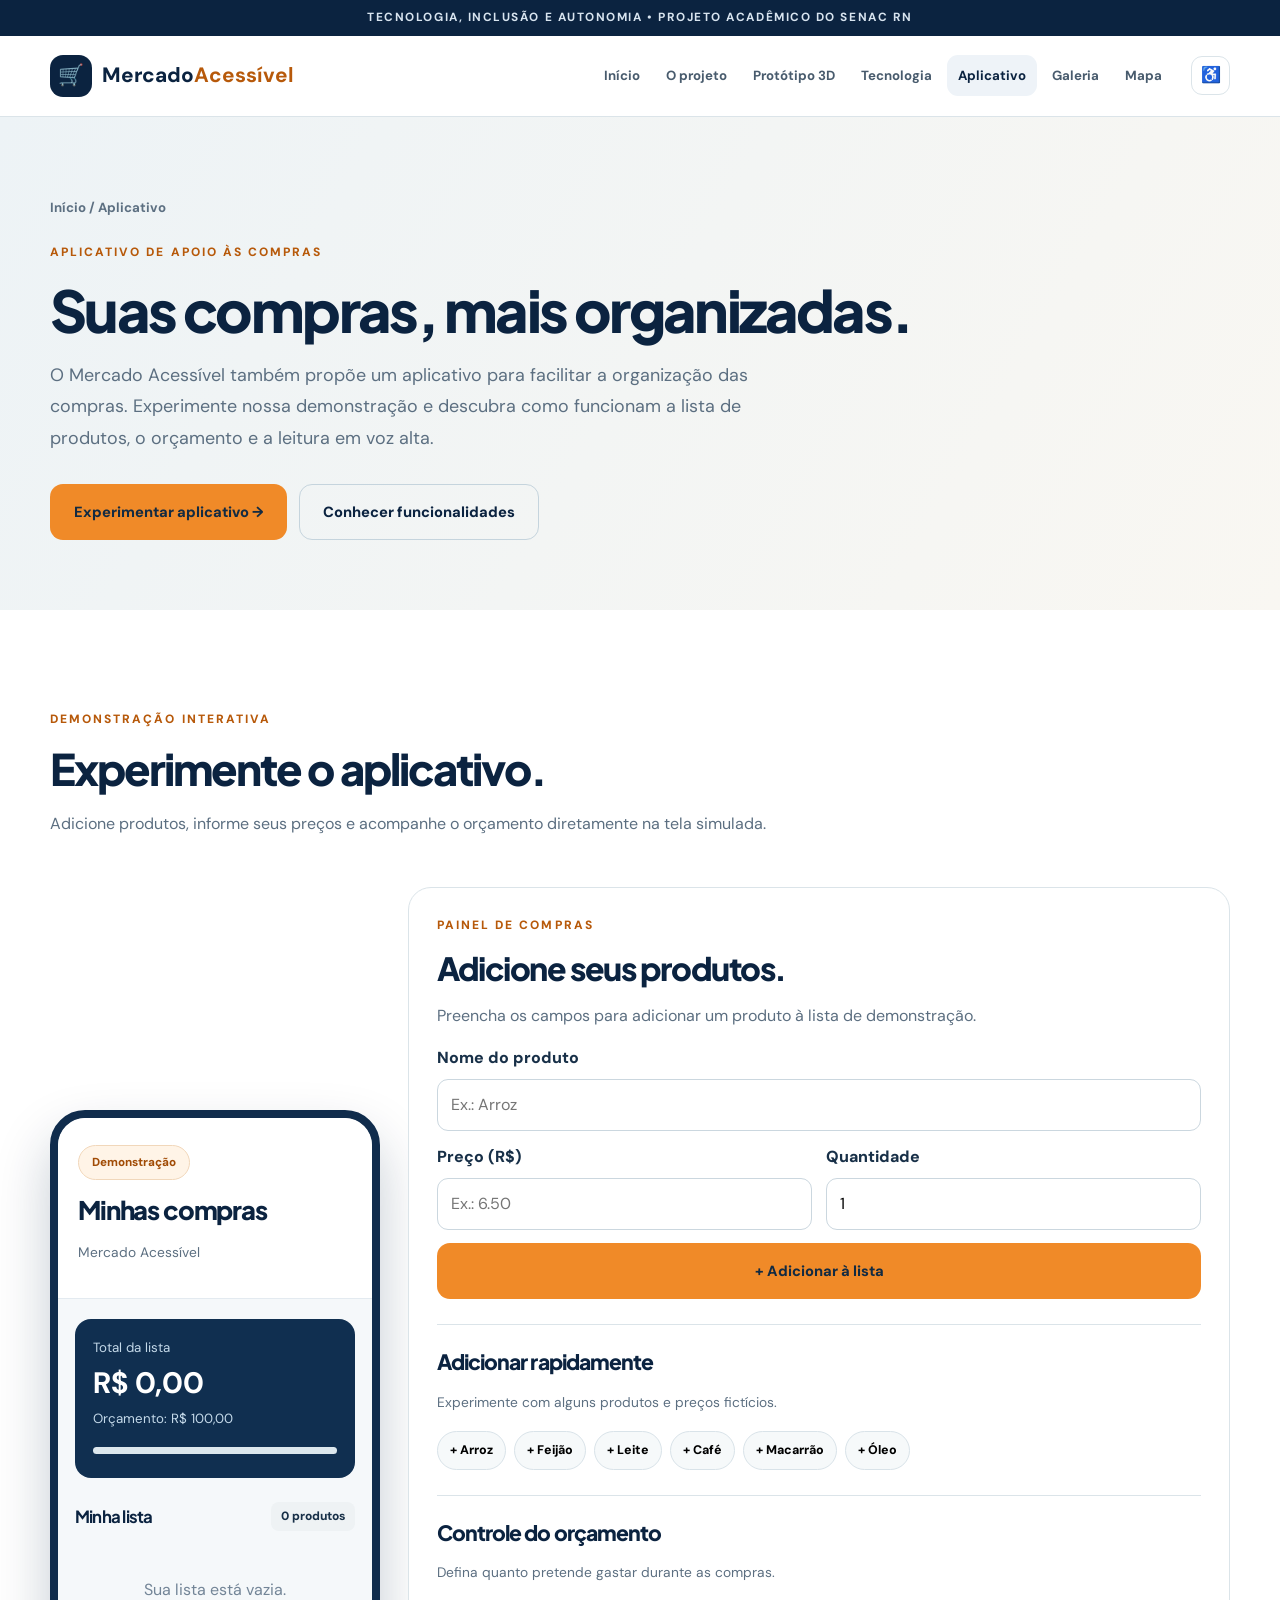
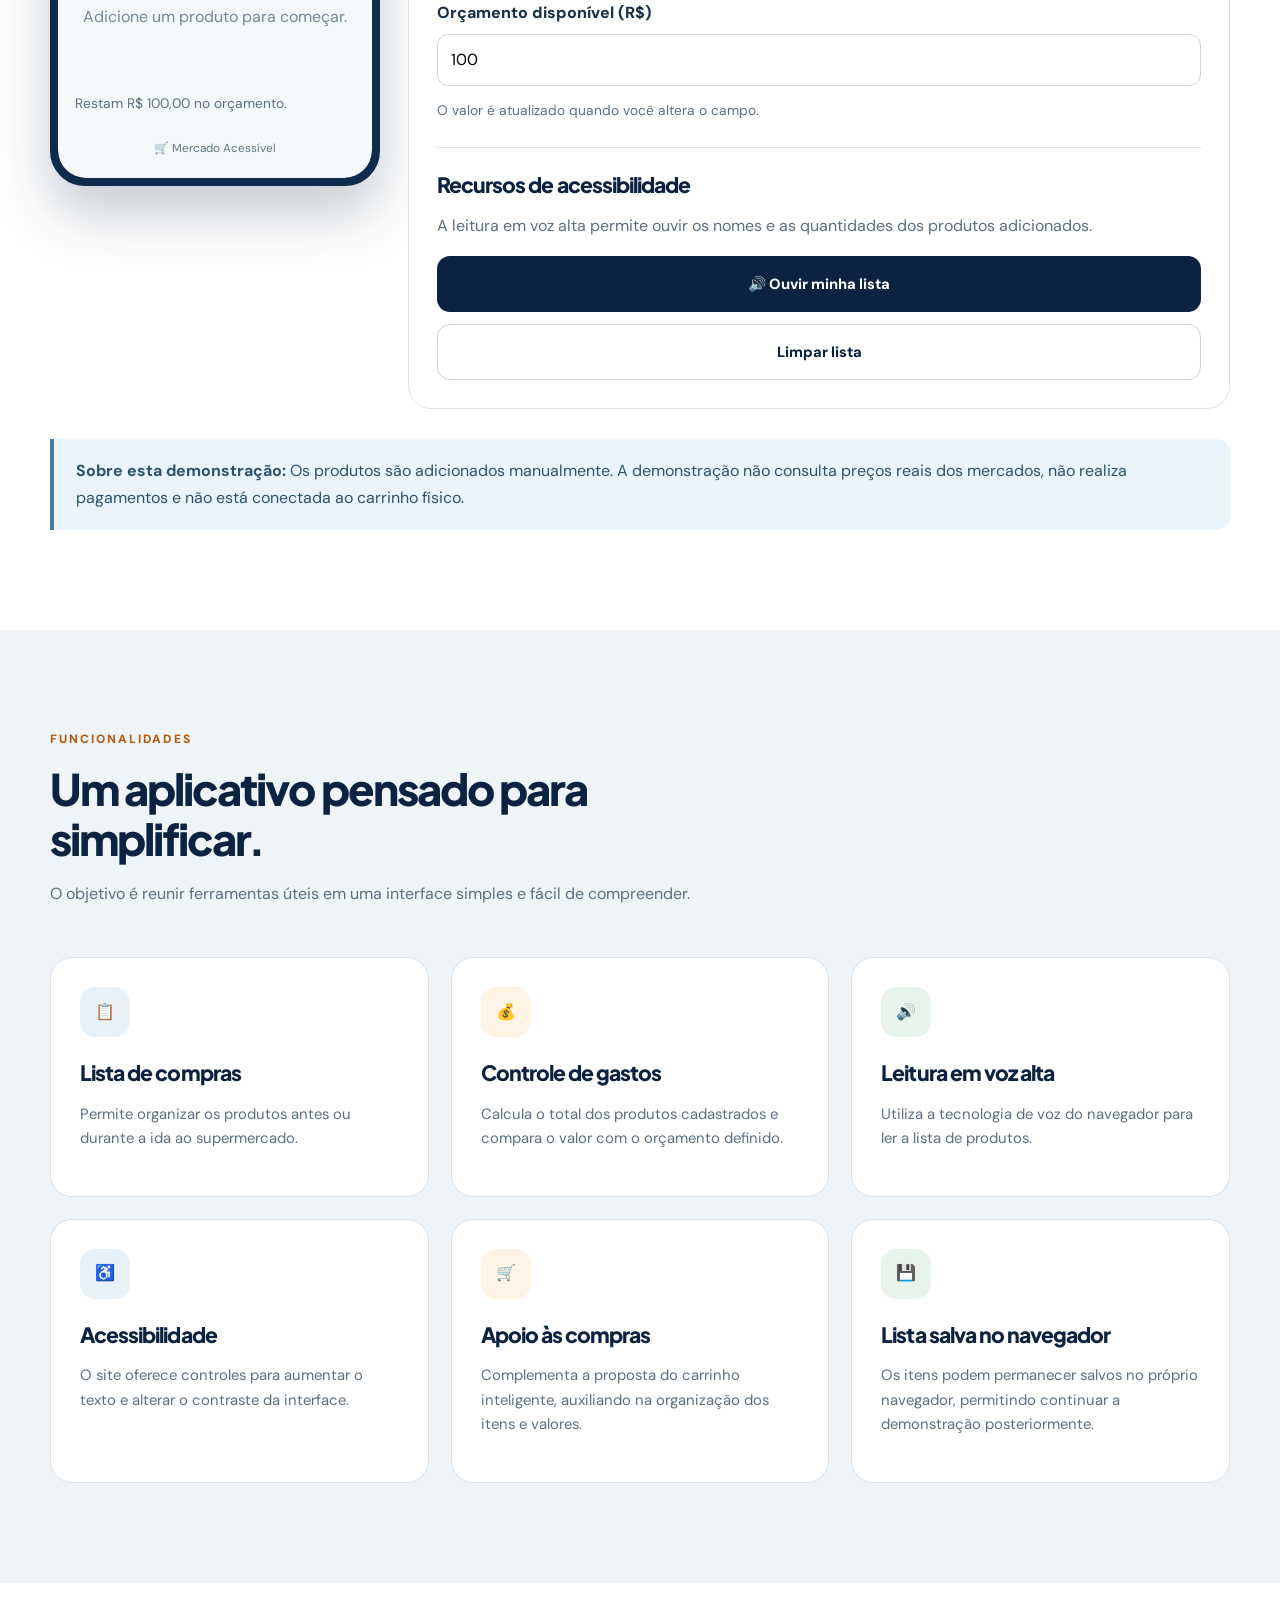
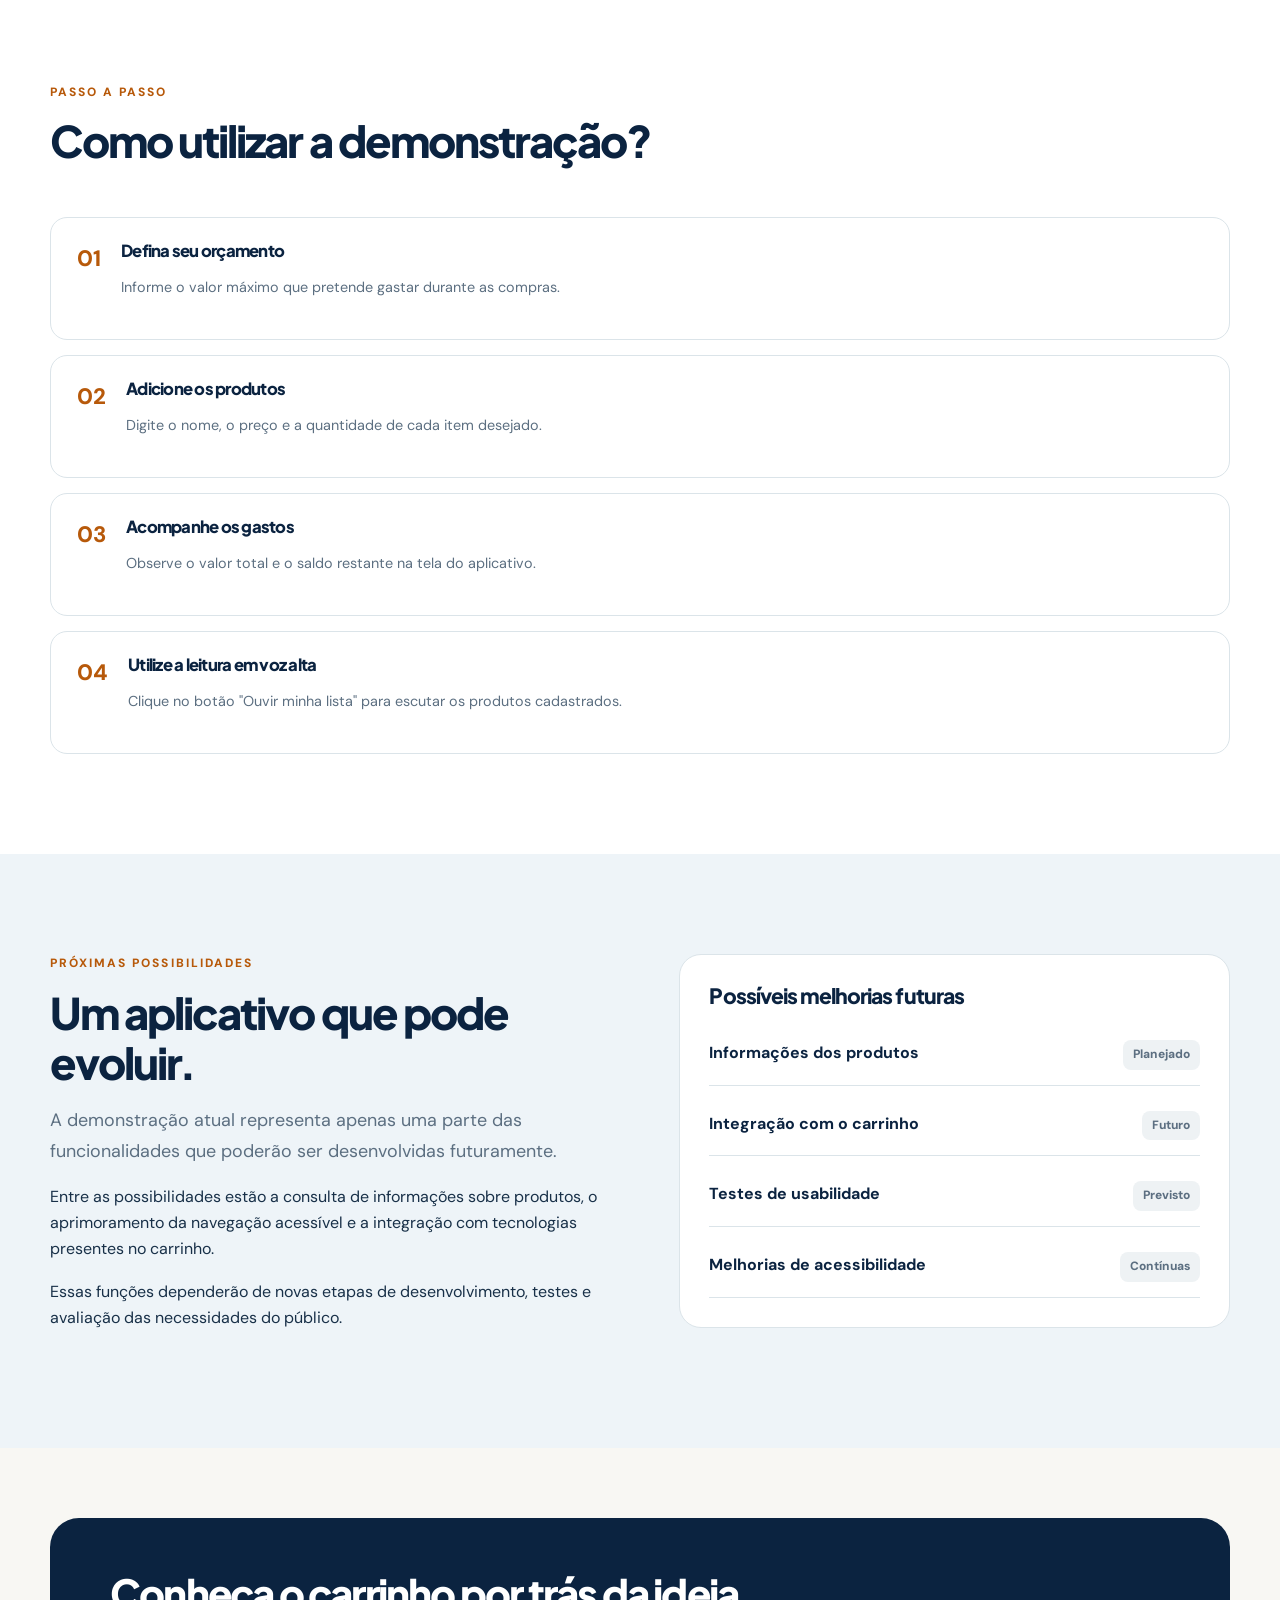
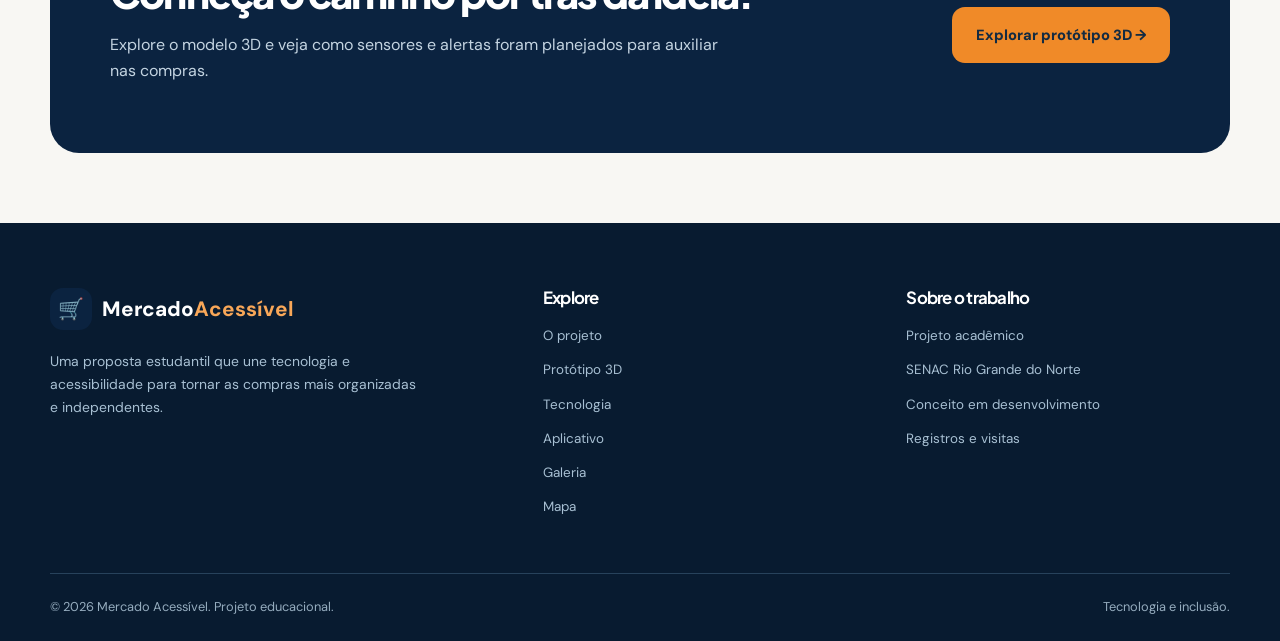
<file: aplicativo.html>
<!DOCTYPE html>
<html lang="pt-BR">

<head>
    <meta charset="UTF-8">
    <meta name="viewport" content="width=device-width, initial-scale=1.0">
    <meta name="theme-color" content="#0b2340">

    <meta name="description"
          content="Experimente o aplicativo Mercado Acessível: lista de compras, controle de gastos e leitura em voz alta.">

    <title>Aplicativo | Mercado Acessível</title>

    <link rel="icon" href="assets/favicon.svg">

    <link rel="preconnect"
          href="https://fonts.googleapis.com">

    <link rel="preconnect"
          href="https://fonts.gstatic.com"
          crossorigin>

    <link href="https://fonts.googleapis.com/css2?family=DM+Sans:wght@400;500;600;700;800&family=Plus+Jakarta+Sans:wght@500;600;700;800&display=swap"
          rel="stylesheet">

    <link rel="stylesheet" href="style.css">

    <script src="script.js" defer></script>
</head>

<body>

<a href="#conteudo" class="skip-link">
    Pular para o conteúdo
</a>

<div class="topline">
    Tecnologia, inclusão e autonomia • Projeto acadêmico do SENAC RN
</div>

<!-- MENU PRINCIPAL -->

<header class="site-header">

    <div class="container header-inner">

        <a href="index.html"
           class="brand"
           aria-label="Mercado Acessível - página inicial">

            <span class="brand-mark">🛒</span>

            <span>
                Mercado<strong>Acessível</strong>
            </span>

        </a>

        <nav class="site-nav"
             id="site-nav"
             aria-label="Navegação principal">

            <a href="index.html">Início</a>
            <a href="projeto.html">O projeto</a>
            <a href="prototipo.html">Protótipo 3D</a>
            <a href="funcionamento.html">Tecnologia</a>

            <a href="aplicativo.html"
               aria-current="page">
                Aplicativo
            </a>

            <a href="galeria.html">Galeria</a>
            <a href="mapa.html">Mapa</a>

        </nav>

        <div class="header-controls">

            <div class="a11y-menu">

                <button type="button"
                        id="a11y-toggle"
                        class="icon-btn"
                        aria-label="Opções de acessibilidade"
                        aria-controls="a11y-panel"
                        aria-expanded="false">
                    ♿
                </button>

                <div id="a11y-panel" class="a11y-panel">

                    <p>
                        <strong>Acessibilidade do site</strong>
                    </p>

                    <div class="a11y-buttons">

                        <button type="button"
                                data-font="plus">
                            A+
                        </button>

                        <button type="button"
                                data-font="minus">
                            A−
                        </button>

                        <button type="button"
                                id="contrast-toggle">
                            Contraste
                        </button>

                        <button type="button"
                                id="read-page">
                            Ler página
                        </button>

                    </div>

                </div>

            </div>

            <button type="button"
                    id="nav-toggle"
                    class="icon-btn menu-toggle"
                    aria-label="Abrir menu"
                    aria-controls="site-nav"
                    aria-expanded="false">
                ☰
            </button>

        </div>

    </div>

</header>

<main id="conteudo" tabindex="-1">

    <!-- APRESENTAÇÃO -->

    <section class="page-hero">

        <div class="container">

            <div class="breadcrumbs">
                <a href="index.html">Início</a>
                / Aplicativo
            </div>

            <span class="kicker">
                Aplicativo de apoio às compras
            </span>

            <h1>
                Suas compras, mais organizadas.
            </h1>

            <p class="lead">

                O Mercado Acessível também propõe
                um aplicativo para facilitar a
                organização das compras.

                Experimente nossa demonstração
                e descubra como funcionam a lista
                de produtos, o orçamento e
                a leitura em voz alta.

            </p>

            <div class="btn-row">

                <a href="#demonstracao"
                   class="btn">

                    Experimentar aplicativo →

                </a>

                <a href="#recursos"
                   class="btn outline">

                    Conhecer funcionalidades

                </a>

            </div>

        </div>

    </section>

    <!-- DEMONSTRAÇÃO INTERATIVA -->

    <section class="section white"
             id="demonstracao">

        <div class="container">

            <div class="section-head">

                <div>

                    <span class="kicker">
                        Demonstração interativa
                    </span>

                    <h2>
                        Experimente o aplicativo.
                    </h2>

                    <p>

                        Adicione produtos, informe seus
                        preços e acompanhe o orçamento
                        diretamente na tela simulada.

                    </p>

                </div>

            </div>

            <div class="app-layout">

                <!-- SIMULAÇÃO DO CELULAR -->

                <div class="phone reveal">

                    <div class="phone-screen">

                        <div class="phone-top">

                            <span class="pill">
                                Demonstração
                            </span>

                            <h3 style="margin-top:15px">
                                Minhas compras
                            </h3>

                            <p class="small muted">
                                Mercado Acessível
                            </p>

                        </div>

                        <div class="phone-content">

                            <!-- ORÇAMENTO -->

                            <div class="phone-spend">

                                <small>
                                    Total da lista
                                </small>

                                <strong id="total-spent">
                                    R$ 0,00
                                </strong>

                                <small id="budget-text">
                                    Orçamento: R$ 100,00
                                </small>

                                <div class="progress-track">

                                    <div class="progress-fill"
                                         id="budget-progress">
                                    </div>

                                </div>

                            </div>

                            <!-- LISTA -->

                            <div style="
                                display:flex;
                                align-items:center;
                                justify-content:space-between;
                                margin-top:24px;
                                gap:12px;
                            ">

                                <h4 style="margin:0">
                                    Minha lista
                                </h4>

                                <span class="tag"
                                      id="item-count">
                                    0 produtos
                                </span>

                            </div>

                            <div class="phone-items"
                                 id="phone-items">

                                <p class="phone-empty">
                                    Sua lista está vazia.
                                    Adicione um produto
                                    para começar.
                                </p>

                            </div>

                            <p class="small muted"
                               id="budget-status"
                               aria-live="polite">

                                Restam R$ 100,00
                                no orçamento.

                            </p>

                            <div class="phone-mini-logo">
                                🛒 Mercado Acessível
                            </div>

                        </div>

                    </div>

                </div>

                <!-- CONTROLES DO APLICATIVO -->

                <div class="app-controls reveal">

                    <span class="kicker">
                        Painel de compras
                    </span>

                    <h2 style="font-size:2rem">
                        Adicione seus produtos.
                    </h2>

                    <p class="muted">

                        Preencha os campos para
                        adicionar um produto à lista
                        de demonstração.

                    </p>

                    <form id="shopping-form">

                        <div class="field">

                            <label for="product-name">
                                Nome do produto
                            </label>

                            <input
                                type="text"
                                id="product-name"
                                placeholder="Ex.: Arroz"
                                maxlength="60"
                                autocomplete="off"
                                required>

                        </div>

                        <div class="form-grid">

                            <div class="field">

                                <label for="product-price">
                                    Preço (R$)
                                </label>

                                <input
                                    type="number"
                                    id="product-price"
                                    placeholder="Ex.: 6.50"
                                    min="0"
                                    max="999999"
                                    step="0.01"
                                    inputmode="decimal"
                                    required>

                            </div>

                            <div class="field">

                                <label for="product-qty">
                                    Quantidade
                                </label>

                                <input
                                    type="number"
                                    id="product-qty"
                                    value="1"
                                    min="1"
                                    max="99"
                                    step="1"
                                    required>

                            </div>

                        </div>

                        <button type="submit"
                                class="btn">

                            + Adicionar à lista

                        </button>

                    </form>

                    <p id="app-status"
                       class="small muted"
                       role="status"
                       aria-live="polite"
                       style="margin-top:12px">
                    </p>

                    <hr style="
                        border:0;
                        border-top:1px solid #dbe4e9;
                        margin:25px 0;
                    ">

                    <!-- PRODUTOS RÁPIDOS -->

                    <h3>
                        Adicionar rapidamente
                    </h3>

                    <p class="small muted">

                        Experimente com alguns
                        produtos e preços fictícios.

                    </p>

                    <div class="quick-items">

                        <button type="button"
                                data-sample="Arroz|6.50">
                            + Arroz
                        </button>

                        <button type="button"
                                data-sample="Feijão|8.90">
                            + Feijão
                        </button>

                        <button type="button"
                                data-sample="Leite|5.49">
                            + Leite
                        </button>

                        <button type="button"
                                data-sample="Café|18.90">
                            + Café
                        </button>

                        <button type="button"
                                data-sample="Macarrão|4.50">
                            + Macarrão
                        </button>

                        <button type="button"
                                data-sample="Óleo|7.80">
                            + Óleo
                        </button>

                    </div>

                    <hr style="
                        border:0;
                        border-top:1px solid #dbe4e9;
                        margin:25px 0;
                    ">

                    <!-- ORÇAMENTO -->

                    <h3>
                        Controle do orçamento
                    </h3>

                    <p class="small muted">

                        Defina quanto pretende
                        gastar durante as compras.

                    </p>

                    <div class="field">

                        <label for="budget">
                            Orçamento disponível (R$)
                        </label>

                        <input
                            type="number"
                            id="budget"
                            value="100"
                            min="0.01"
                            max="999999.99"
                            step="0.01">

                    </div>

                    <p class="small muted">
                        O valor é atualizado quando
                        você altera o campo.
                    </p>

                    <hr style="
                        border:0;
                        border-top:1px solid #dbe4e9;
                        margin:25px 0;
                    ">

                    <!-- LEITURA DE VOZ -->

                    <h3>
                        Recursos de acessibilidade
                    </h3>

                    <p class="muted">

                        A leitura em voz alta permite
                        ouvir os nomes e as quantidades
                        dos produtos adicionados.

                    </p>

                    <button type="button"
                            class="btn navy"
                            id="speak-list">

                        🔊 Ouvir minha lista

                    </button>

                    <button type="button"
                            class="btn outline"
                            id="clear-list"
                            style="margin-top:12px">

                        Limpar lista

                    </button>

                </div>

            </div>

            <div class="note blue"
                 style="margin-top:30px">

                <strong>
                    Sobre esta demonstração:
                </strong>

                Os produtos são adicionados
                manualmente. A demonstração não
                consulta preços reais dos mercados,
                não realiza pagamentos e não está
                conectada ao carrinho físico.

            </div>

        </div>

    </section>

    <!-- FUNCIONALIDADES -->

    <section class="section wash"
             id="recursos">

        <div class="container">

            <div class="section-head">

                <div>

                    <span class="kicker">
                        Funcionalidades
                    </span>

                    <h2>
                        Um aplicativo pensado
                        para simplificar.
                    </h2>

                    <p>

                        O objetivo é reunir
                        ferramentas úteis em
                        uma interface simples
                        e fácil de compreender.

                    </p>

                </div>

            </div>

            <div class="grid-3">

                <article class="feature-card reveal">

                    <div class="feature-icon blue">
                        📋
                    </div>

                    <h3>
                        Lista de compras
                    </h3>

                    <p>

                        Permite organizar os
                        produtos antes ou durante
                        a ida ao supermercado.

                    </p>

                </article>

                <article class="feature-card reveal">

                    <div class="feature-icon">
                        💰
                    </div>

                    <h3>
                        Controle de gastos
                    </h3>

                    <p>

                        Calcula o total dos
                        produtos cadastrados
                        e compara o valor
                        com o orçamento definido.

                    </p>

                </article>

                <article class="feature-card reveal">

                    <div class="feature-icon green">
                        🔊
                    </div>

                    <h3>
                        Leitura em voz alta
                    </h3>

                    <p>

                        Utiliza a tecnologia
                        de voz do navegador
                        para ler a lista
                        de produtos.

                    </p>

                </article>

                <article class="feature-card reveal">

                    <div class="feature-icon blue">
                        ♿
                    </div>

                    <h3>
                        Acessibilidade
                    </h3>

                    <p>

                        O site oferece controles
                        para aumentar o texto
                        e alterar o contraste
                        da interface.

                    </p>

                </article>

                <article class="feature-card reveal">

                    <div class="feature-icon">
                        🛒
                    </div>

                    <h3>
                        Apoio às compras
                    </h3>

                    <p>

                        Complementa a proposta
                        do carrinho inteligente,
                        auxiliando na organização
                        dos itens e valores.

                    </p>

                </article>

                <article class="feature-card reveal">

                    <div class="feature-icon green">
                        💾
                    </div>

                    <h3>
                        Lista salva no navegador
                    </h3>

                    <p>

                        Os itens podem permanecer
                        salvos no próprio navegador,
                        permitindo continuar
                        a demonstração posteriormente.

                    </p>

                </article>

            </div>

        </div>

    </section>

    <!-- COMO USAR -->

    <section class="section white">

        <div class="container">

            <div class="section-head">

                <div>

                    <span class="kicker">
                        Passo a passo
                    </span>

                    <h2>
                        Como utilizar a demonstração?
                    </h2>

                </div>

            </div>

            <div class="steps">

                <article class="step reveal">

                    <div>

                        <h3>
                            Defina seu orçamento
                        </h3>

                        <p>

                            Informe o valor máximo
                            que pretende gastar
                            durante as compras.

                        </p>

                    </div>

                </article>

                <article class="step reveal">

                    <div>

                        <h3>
                            Adicione os produtos
                        </h3>

                        <p>

                            Digite o nome,
                            o preço e a quantidade
                            de cada item desejado.

                        </p>

                    </div>

                </article>

                <article class="step reveal">

                    <div>

                        <h3>
                            Acompanhe os gastos
                        </h3>

                        <p>

                            Observe o valor total
                            e o saldo restante
                            na tela do aplicativo.

                        </p>

                    </div>

                </article>

                <article class="step reveal">

                    <div>

                        <h3>
                            Utilize a leitura em voz alta
                        </h3>

                        <p>

                            Clique no botão
                            "Ouvir minha lista"
                            para escutar os produtos
                            cadastrados.

                        </p>

                    </div>

                </article>

            </div>

        </div>

    </section>

    <!-- FUTURO DO APLICATIVO -->

    <section class="section wash">

        <div class="container split-info">

            <div class="reveal">

                <span class="kicker">
                    Próximas possibilidades
                </span>

                <h2>
                    Um aplicativo que pode evoluir.
                </h2>

                <p class="lead">

                    A demonstração atual representa
                    apenas uma parte das funcionalidades
                    que poderão ser desenvolvidas
                    futuramente.

                </p>

                <p>

                    Entre as possibilidades estão
                    a consulta de informações
                    sobre produtos, o aprimoramento
                    da navegação acessível e
                    a integração com tecnologias
                    presentes no carrinho.

                </p>

                <p>

                    Essas funções dependerão
                    de novas etapas de desenvolvimento,
                    testes e avaliação das
                    necessidades do público.

                </p>

            </div>

            <div class="feature-card reveal">

                <h3>
                    Possíveis melhorias futuras
                </h3>

                <div class="spec-list">

                    <div class="spec-row">
                        <strong>
                            Informações dos produtos
                        </strong>
                        <span class="tag">
                            Planejado
                        </span>
                    </div>

                    <div class="spec-row">
                        <strong>
                            Integração com o carrinho
                        </strong>
                        <span class="tag">
                            Futuro
                        </span>
                    </div>

                    <div class="spec-row">
                        <strong>
                            Testes de usabilidade
                        </strong>
                        <span class="tag">
                            Previsto
                        </span>
                    </div>

                    <div class="spec-row">
                        <strong>
                            Melhorias de acessibilidade
                        </strong>
                        <span class="tag">
                            Contínuas
                        </span>
                    </div>

                </div>

            </div>

        </div>

    </section>

    <!-- CHAMADA FINAL -->

    <section class="section slim">

        <div class="container">

            <div class="cta-band">

                <div>

                    <h2>
                        Conheça o carrinho
                        por trás da ideia.
                    </h2>

                    <p>

                        Explore o modelo 3D e veja
                        como sensores e alertas
                        foram planejados para
                        auxiliar nas compras.

                    </p>

                </div>

                <a href="prototipo.html"
                   class="btn">

                    Explorar protótipo 3D →

                </a>

            </div>

        </div>

    </section>

</main>

<!-- RODAPÉ -->

<footer class="footer">

    <div class="container">

        <div class="footer-top">

            <div>

                <a href="index.html"
                   class="brand">

                    <span class="brand-mark">
                        🛒
                    </span>

                    <span>
                        Mercado<strong>Acessível</strong>
                    </span>

                </a>

                <p>

                    Uma proposta estudantil
                    que une tecnologia e
                    acessibilidade para
                    tornar as compras mais
                    organizadas e independentes.

                </p>

            </div>

            <div>

                <h4>
                    Explore
                </h4>

                <div class="footer-links">

                    <a href="projeto.html">
                        O projeto
                    </a>

                    <a href="prototipo.html">
                        Protótipo 3D
                    </a>

                    <a href="funcionamento.html">
                        Tecnologia
                    </a>

                    <a href="aplicativo.html">
                        Aplicativo
                    </a>

                    <a href="galeria.html">
                        Galeria
                    </a>

                    <a href="mapa.html">
                        Mapa
                    </a>

                </div>

            </div>

            <div>

                <h4>
                    Sobre o trabalho
                </h4>

                <div class="footer-links">

                    <span>
                        Projeto acadêmico
                    </span>

                    <span>
                        SENAC Rio Grande do Norte
                    </span>

                    <span>
                        Conceito em desenvolvimento
                    </span>

                    <a href="galeria.html">
                        Registros e visitas
                    </a>

                </div>

            </div>

        </div>

        <div class="footer-bottom">

            <span>
                © <span class="year">2026</span>
                Mercado Acessível. Projeto educacional.
            </span>

            <span>
                Tecnologia e inclusão.
            </span>

        </div>

    </div>

</footer>

</body>
</html>
</file>
<file: style.css>
/* MERCADO ACESSÍVEL — DESIGN DO SITE */

:root {
    --navy: #0b2340;
    --navy-2: #102f51;
    --orange: #f08a28;
    --orange-dark: #b7590a;
    --cream: #f8f7f3;
    --paper: #ffffff;
    --blue-wash: #eef4f8;
    --ink: #183048;
    --muted: #5c6f81;
    --border: #dbe4e9;
    --shadow: 0 22px 70px rgba(8,31,55,.095);
    --radius: 22px;
    --font-scale: 1;
}

* {
    box-sizing: border-box;
}

html {
    scroll-behavior: smooth;
    font-size: calc(16px * var(--font-scale));
}

body {
    margin: 0;
    font-family: 'DM Sans', Arial, sans-serif;
    color: var(--ink);
    background: var(--cream);
    line-height: 1.65;
}

a {
    color: inherit;
    text-decoration: none;
}

button, input, select, textarea {
    font: inherit;
}

button {
    cursor: pointer;
}

img {
    max-width: 100%;
    display: block;
}

:focus-visible {
    outline: 3px solid var(--orange);
    outline-offset: 4px;
}

.container {
    width: min(1180px, calc(100% - 52px));
    margin: auto;
}

.container-narrow {
    width: min(840px, calc(100% - 52px));
    margin: auto;
}

/* CABEÇALHO */

.skip-link {
    position: absolute;
    left: 16px;
    top: -80px;
    background: white;
    padding: 12px 18px;
    z-index: 1000;
}

.skip-link:focus {
    top: 12px;
}

.topline {
    background: var(--navy);
    color: #d8e4ef;
    text-align: center;
    font-size: .74rem;
    font-weight: 700;
    letter-spacing: .13em;
    text-transform: uppercase;
    padding: 8px 15px;
}

.site-header {
    background: rgba(255,255,255,.96);
    position: sticky;
    top: 0;
    z-index: 150;
    border-bottom: 1px solid var(--border);
    backdrop-filter: blur(18px);
}

.header-inner {
    min-height: 80px;
    display: flex;
    align-items: center;
    justify-content: space-between;
    gap: 18px;
}

.brand {
    display: inline-flex;
    align-items: center;
    gap: 10px;
    font-weight: 800;
    color: var(--navy);
    font-size: 1.3rem;
    white-space: nowrap;
}

.brand strong {
    color: var(--orange-dark);
}

.brand-mark {
    width: 42px;
    height: 42px;
    border-radius: 13px;
    background: var(--navy);
    display: grid;
    place-items: center;
}

.site-nav {
    display: flex;
    align-items: center;
    gap: 4px;
    margin-left: auto;
}

.site-nav a {
    font-size: .83rem;
    font-weight: 700;
    padding: 10px 11px;
    border-radius: 11px;
    white-space: nowrap;
    color: #485b6d;
}

.site-nav a:hover,
.site-nav a[aria-current="page"] {
    background: #eef3f8;
    color: var(--navy);
}

.header-controls {
    display: flex;
    align-items: center;
    gap: 7px;
}

.icon-btn {
    width: 39px;
    height: 39px;
    border: 1px solid var(--border);
    border-radius: 11px;
    background: white;
    color: var(--navy);
    display: inline-flex;
    justify-content: center;
    align-items: center;
    font-weight: 800;
}

.icon-btn:hover {
    background: var(--blue-wash);
}

.menu-toggle {
    display: none;
}

/* ACESSIBILIDADE */

.a11y-menu {
    position: relative;
}

.a11y-panel {
    display: none;
    position: absolute;
    top: 48px;
    right: 0;
    width: 240px;
    padding: 17px;
    background: white;
    box-shadow: var(--shadow);
    border: 1px solid var(--border);
    border-radius: 16px;
    z-index: 200;
}

.a11y-panel.open {
    display: block;
}

.a11y-panel p {
    font-size: .82rem;
    margin: 0 0 9px;
}

.a11y-buttons {
    display: flex;
    gap: 7px;
    flex-wrap: wrap;
}

.a11y-buttons button {
    background: #f3f7f9;
    border: 1px solid var(--border);
    padding: 8px 11px;
    border-radius: 9px;
    color: var(--navy);
    font-size: .8rem;
    font-weight: 800;
}

/* TIPOGRAFIA */

h1, h2, h3, h4 {
    font-family: 'Plus Jakarta Sans', Arial, sans-serif;
    line-height: 1.16;
    letter-spacing: -.045em;
    color: var(--navy);
    margin: 0 0 16px;
}

h1 {
    font-size: clamp(2.9rem, 5.5vw, 5.7rem);
    font-weight: 800;
}

h2 {
    font-size: clamp(2rem, 3.4vw, 3.45rem);
    font-weight: 800;
}

h3 {
    font-size: 1.32rem;
    font-weight: 800;
}

h4 {
    font-size: 1.05rem;
}

p {
    margin: 0 0 16px;
}

.lead {
    font-size: 1.12rem;
    color: var(--muted);
    line-height: 1.75;
}

.muted {
    color: var(--muted);
}

.small {
    font-size: .86rem;
}

.kicker {
    display: block;
    color: var(--orange-dark);
    text-transform: uppercase;
    font-weight: 800;
    font-size: .75rem;
    letter-spacing: .17em;
    margin-bottom: 14px;
}

.pill {
    display: inline-flex;
    align-items: center;
    gap: 8px;
    padding: 7px 13px;
    border: 1px solid #f1d7ba;
    border-radius: 50px;
    color: #a14c06;
    background: #fff4e7;
    font-size: .73rem;
    font-weight: 800;
}

.pill .dot {
    width: 7px;
    height: 7px;
    border-radius: 50%;
    background: var(--orange);
}

/* BOTÕES */

.btn {
    display: inline-flex;
    align-items: center;
    justify-content: center;
    gap: 10px;
    background: var(--orange);
    color: #132b42;
    padding: 15px 23px;
    border: 1px solid transparent;
    border-radius: 13px;
    font-size: .92rem;
    font-weight: 800;
    min-height: 51px;
    transition: .2s;
    text-align: center;
}

.btn:hover {
    transform: translateY(-2px);
    background: #ffa044;
}

.btn.outline {
    background: transparent;
    border-color: #c5d4dd;
    color: var(--navy);
}

.btn.outline:hover {
    background: white;
}

.btn.navy {
    background: var(--navy);
    color: white;
}

.btn.sm {
    padding: 10px 14px;
    min-height: 40px;
    font-size: .8rem;
}

.btn-row {
    display: flex;
    gap: 12px;
    flex-wrap: wrap;
    margin-top: 30px;
}

/* SEÇÕES */

.section {
    padding: 100px 0;
}

.section.slim {
    padding: 70px 0;
}

.section.white {
    background: white;
}

.section.wash {
    background: var(--blue-wash);
}

.section.dark {
    background: var(--navy);
    color: #d2e0ea;
}

.section.dark h2,
.section.dark h3 {
    color: white;
}

.section-head {
    display: flex;
    justify-content: space-between;
    align-items: end;
    gap: 25px;
    margin-bottom: 34px;
}

.section-head > div {
    max-width: 720px;
}

.section-head p {
    color: var(--muted);
}

/* PÁGINA INICIAL */

.hero {
    overflow: hidden;
    background:
        radial-gradient(circle at 84% 15%, #eff6f9, transparent 38%),
        linear-gradient(145deg, #f9f8f4 35%, #ecf2f4);
}

.hero-inner {
    display: grid;
    grid-template-columns: 1fr 1fr;
    align-items: center;
    gap: 45px;
    padding: 78px 0 102px;
    min-height: 640px;
}

.hero-text h1 {
    margin-top: 21px;
}

.hero-text h1 span {
    color: var(--orange-dark);
}

.hero-text .lead {
    max-width: 540px;
}

.hero-visual {
    position: relative;
    min-width: 0;
}

.hero-image-wrap {
    background: linear-gradient(135deg, #e3f0f6, #cfe3eb);
    border: 1px solid #cddde6;
    border-radius: 31px;
    position: relative;
    overflow: hidden;
    box-shadow: 0 35px 80px rgba(30,66,90,.16);
}

.hero-image-wrap img {
    width: 100%;
    height: 440px;
    object-fit: contain;
}

.float-note {
    position: absolute;
    display: flex;
    align-items: center;
    gap: 12px;
    padding: 12px 15px;
    background: white;
    border: 1px solid #e6e9eb;
    border-radius: 14px;
    box-shadow: 0 15px 40px rgba(0,0,0,.12);
    max-width: 210px;
}

.float-note strong {
    display: block;
    color: var(--navy);
    font-size: .85rem;
}

.float-note small {
    display: block;
    color: var(--muted);
    font-size: .73rem;
}

.float-one {
    left: -22px;
    top: 45px;
}

.float-two {
    right: -18px;
    bottom: 55px;
}

.hero-trust {
    display: flex;
    gap: 20px;
    flex-wrap: wrap;
    margin-top: 40px;
}

.hero-trust span {
    font-size: .79rem;
    color: var(--muted);
    font-weight: 700;
}

/* GRIDS E CARTÕES */

.grid-2 {
    display: grid;
    grid-template-columns: repeat(2, 1fr);
    gap: 22px;
}

.grid-3 {
    display: grid;
    grid-template-columns: repeat(3, 1fr);
    gap: 22px;
}

.grid-4 {
    display: grid;
    grid-template-columns: repeat(4, 1fr);
    gap: 18px;
}

.feature-card {
    background: white;
    border: 1px solid var(--border);
    border-radius: var(--radius);
    padding: 29px;
    transition: .2s;
}

.feature-card:hover {
    transform: translateY(-4px);
    box-shadow: var(--shadow);
}

.feature-icon {
    width: 50px;
    height: 50px;
    background: #fff3e5;
    color: #b65d0e;
    border-radius: 15px;
    display: grid;
    place-items: center;
    margin-bottom: 24px;
}

.feature-icon.blue {
    background: #e7f1f7;
}

.feature-icon.green {
    background: #e7f4eb;
}

.feature-card p {
    color: var(--muted);
    font-size: .93rem;
}

.feature-card a {
    color: var(--orange-dark);
    font-size: .86rem;
    font-weight: 800;
}

.image-card {
    border-radius: var(--radius);
    overflow: hidden;
    background: white;
    border: 1px solid var(--border);
    display: block;
    transition: .2s;
}

.image-card:hover {
    transform: translateY(-4px);
    box-shadow: var(--shadow);
}

.image-card img {
    width: 100%;
    height: 230px;
    object-fit: cover;
}

.image-card img.contain {
    object-fit: contain;
    background: #edf3f6;
    padding: 12px;
}

.image-card-body {
    padding: 19px 21px;
}

.image-card h3 {
    font-size: 1.04rem;
}

.image-card p {
    font-size: .82rem;
    color: var(--muted);
}

/* VISITA AO CADV */

.spotlight {
    display: grid;
    grid-template-columns: 1fr 1fr;
    align-items: center;
    gap: 70px;
}

.spotlight img {
    width: 100%;
    border-radius: 25px;
    object-fit: cover;
    max-height: 475px;
}

.spotlight ul {
    margin: 18px 0;
    padding: 0;
    list-style: none;
}

.spotlight li {
    margin: 12px 0;
    color: #385268;
}

.stats {
    background: var(--navy);
    padding: 37px 0;
    color: white;
}

.stats-inner {
    display: grid;
    grid-template-columns: repeat(3, 1fr);
    gap: 25px;
}

.stat {
    padding: 10px 26px;
    border-right: 1px solid rgba(255,255,255,.16);
}

.stat:last-child {
    border: 0;
}

.stat strong {
    font-size: 2.55rem;
    display: block;
}

.stat span {
    color: #c1d0dd;
    font-size: .86rem;
}

/* OUTRAS PÁGINAS */

.page-hero {
    background: linear-gradient(120deg, #edf3f6, #f9f7f2);
    padding: 80px 0 70px;
}

.page-hero h1 {
    font-size: clamp(2.65rem, 4.5vw, 4.45rem);
    max-width: 900px;
}

.page-hero .lead {
    max-width: 770px;
}

.breadcrumbs {
    font-size: .83rem;
    font-weight: 700;
    color: var(--muted);
    margin-bottom: 25px;
}

.note {
    padding: 19px 22px;
    border-left: 4px solid #d9832b;
    border-radius: 0 14px 14px 0;
    background: #fff7ed;
    color: #6e4b29;
}

.note.blue {
    background: #eaf4fc;
    border-color: #437a9f;
    color: #2c526d;
}

.note.dark {
    background: rgba(255,255,255,.07);
    border-color: var(--orange);
    color: #dce5eb;
}

.steps {
    counter-reset: st;
    display: grid;
    gap: 15px;
}

.step {
    display: flex;
    gap: 20px;
    align-items: flex-start;
    background: white;
    border: 1px solid var(--border);
    border-radius: 17px;
    padding: 23px 26px;
}

.step::before {
    counter-increment: st;
    content: counter(st, decimal-leading-zero);
    color: var(--orange-dark);
    font-weight: 800;
    font-size: 1.4rem;
}

.step h3 {
    font-size: 1.04rem;
}

.step p {
    color: var(--muted);
    font-size: .9rem;
}

.split-info {
    display: grid;
    grid-template-columns: 1fr .95fr;
    gap: 50px;
    align-items: start;
}

.spec-list {
    display: grid;
    gap: 10px;
}

.spec-row {
    display: flex;
    justify-content: space-between;
    gap: 15px;
    border-bottom: 1px solid var(--border);
    padding: 15px 0;
}

.spec-row strong {
    color: var(--navy);
}

.spec-row span {
    color: var(--muted);
}

.tag {
    display: inline-flex;
    background: #eef2f4;
    padding: 5px 10px;
    border-radius: 8px;
    font-size: .75rem;
    font-weight: 800;
}

/* GALERIA */

.gallery-grid {
    display: grid;
    grid-template-columns: repeat(3, 1fr);
    gap: 18px;
}

.gallery-item {
    border: 0;
    padding: 0;
    background: white;
    border-radius: 18px;
    overflow: hidden;
    cursor: zoom-in;
    text-align: left;
}

.gallery-item .img-shell {
    background: #eaf1f5;
    height: 260px;
    overflow: hidden;
}

.gallery-item img {
    width: 100%;
    height: 100%;
    object-fit: cover;
    transition: .3s;
}

.gallery-item img.object-contain {
    object-fit: contain;
    padding: 10px;
}

.gallery-item:hover img {
    transform: scale(1.035);
}

.gallery-caption {
    display: block;
    padding: 14px 17px;
    font-size: .86rem;
    font-weight: 700;
}

.gallery-caption small {
    display: block;
    color: var(--muted);
    font-size: .77rem;
}

.gallery-title {
    display: flex;
    align-items: center;
    gap: 10px;
    margin-bottom: 25px;
}

.gallery-title h2 {
    font-size: 1.8rem;
    margin: 0;
}

.lightbox {
    position: fixed;
    inset: 0;
    background: rgba(4,17,30,.95);
    z-index: 500;
    display: none;
    align-items: center;
    justify-content: center;
    padding: 55px 22px;
}

.lightbox.open {
    display: flex;
}

.lightbox-inner {
    width: min(1100px, 100%);
    height: 100%;
    display: flex;
    flex-direction: column;
    align-items: center;
    justify-content: center;
}

.lightbox img {
    max-height: calc(100vh - 170px);
    max-width: 100%;
    object-fit: contain;
}

.lightbox p {
    color: white;
    text-align: center;
}

.lightbox-close {
    position: absolute;
    right: 28px;
    top: 25px;
    background: #17314a;
    color: white;
    border-radius: 50%;
    width: 44px;
    height: 44px;
    border: 1px solid #60758a;
}

/* MAPA */

.map-frame {
    width: 100%;
    height: 480px;
    background: #e8eff2;
    border: 1px solid var(--border);
    border-radius: 22px;
    overflow: hidden;
}

.map-frame iframe {
    border: 0;
    width: 100%;
    height: 100%;
}

/* CHAMADAS */

.cta-band {
    border-radius: 29px;
    background: var(--navy);
    padding: 52px 60px;
    display: flex;
    align-items: center;
    justify-content: space-between;
    gap: 25px;
}

.cta-band h2 {
    font-size: 2.5rem;
    color: white;
}

.cta-band p {
    color: #c4d4e1;
    max-width: 630px;
}

.cta-band .btn {
    white-space: nowrap;
}

/* PROTÓTIPO 3D */

.viewer-layout {
    display: grid;
    grid-template-columns: minmax(0, 1fr) 315px;
    gap: 22px;
    align-items: start;
}

.viewer-panel {
    position: relative;
    min-width: 0;
    overflow: hidden;
    border-radius: 23px;
    background: radial-gradient(
        ellipse at 52% 28%,
        #fff 0,
        #e9f2f6 52%,
        #d6e5ec 100%
    );
    border: 1px solid #d0dfe7;
    height: 590px;
}

.viewer-panel canvas {
    display: block;
    width: 100%;
    height: 100%;
    touch-action: none;
    cursor: grab;
}

.viewer-panel canvas:active {
    cursor: grabbing;
}

.viewer-placeholder {
    position: absolute;
    inset: 0;
    display: grid;
    place-items: center;
    padding: 30px;
    text-align: center;
}

.viewer-placeholder img {
    height: 75%;
    width: 100%;
    object-fit: contain;
}

.viewer-tag {
    position: absolute;
    left: 22px;
    top: 22px;
    z-index: 2;
    background: white;
    padding: 7px 12px;
    border-radius: 10px;
    font-size: .75rem;
    font-weight: 800;
}

.viewer-bottom {
    position: absolute;
    bottom: 19px;
    left: 20px;
    right: 20px;
    color: #49677c;
    font-weight: 700;
    font-size: .75rem;
    text-align: center;
}

.viewer-side {
    display: grid;
    gap: 17px;
}

.view-card {
    border-radius: 21px;
    background: white;
    padding: 24px;
    border: 1px solid var(--border);
}

.view-card h3 {
    font-size: 1.1rem;
}

.view-card p {
    color: var(--muted);
    font-size: .85rem;
}

.view-actions {
    display: grid;
    grid-template-columns: 1fr 1fr;
    gap: 8px;
}

.view-actions button,
.part-button {
    border: 1px solid var(--border);
    border-radius: 10px;
    background: white;
    color: var(--navy);
    padding: 11px;
    font-weight: 800;
}

.view-actions button:hover,
.view-actions button.active {
    background: var(--navy);
    color: white;
}

.part-button {
    display: flex;
    align-items: center;
    gap: 11px;
    width: 100%;
    margin-top: 8px;
    text-align: left;
}

.part-button:hover,
.part-button.active {
    background: #fff1df;
    border-color: #efbe8c;
}

.part-dot {
    width: 10px;
    height: 10px;
    border-radius: 50%;
    background: #f59433;
}

.part-dot.blue {
    background: #368eae;
}

.part-dot.green {
    background: #3caa8c;
}

.part-dot.red {
    background: #d66150;
}

.range-wrap {
    display: flex;
    align-items: center;
    gap: 12px;
    margin: 12px 0;
}

input[type="range"] {
    width: 100%;
    accent-color: var(--orange);
}

.toggle-line {
    display: flex;
    align-items: center;
    gap: 10px;
    font-size: .84rem;
    font-weight: 700;
}

/* SIMULADOR DO APLICATIVO */

.app-layout {
    display: grid;
    grid-template-columns: 330px minmax(0,1fr);
    gap: 28px;
    align-items: start;
}

.phone {
    width: min(100%,335px);
    margin: auto;
    background: #102c4c;
    border: 8px solid #102c4c;
    border-radius: 35px;
    box-shadow: 0 28px 55px rgba(10,35,64,.23);
    overflow: hidden;
    min-height: 615px;
}

.phone-screen {
    background: #f5f8fa;
    border-radius: 28px;
    min-height: 600px;
}

.phone-top {
    background: white;
    padding: 27px 20px 18px;
    border-bottom: 1px solid #e3eaf0;
}

.phone-top h3 {
    font-size: 1.6rem;
}

.phone-content {
    padding: 20px 17px;
}

.phone-spend {
    border-radius: 16px;
    background: #102f50;
    color: white;
    padding: 18px;
}

.phone-spend small {
    display: block;
    color: #c4d9e9;
}

.phone-spend strong {
    display: block;
    font-size: 1.85rem;
}

.progress-track {
    height: 7px;
    border-radius: 10px;
    background: #dce7ed;
    overflow: hidden;
    margin: 17px 0 6px;
}

.progress-fill {
    height: 100%;
    background: var(--orange);
    width: 0%;
    transition: width .25s;
}

.phone-items {
    padding: 10px 0;
}

.phone-item {
    display: flex;
    justify-content: space-between;
    gap: 10px;
    padding: 12px 0;
    border-bottom: 1px solid #e0e9ef;
    align-items: center;
}

.phone-item strong {
    display: block;
    font-size: .82rem;
}

.phone-item small {
    display: block;
    color: #7b8b9a;
}

.phone-empty {
    text-align: center;
    color: #738597;
    padding: 36px 8px;
}

.app-controls {
    background: white;
    border: 1px solid var(--border);
    border-radius: 23px;
    padding: 28px;
}

.form-grid {
    display: grid;
    grid-template-columns: 1fr 1fr;
    gap: 14px;
}

.field {
    display: flex;
    flex-direction: column;
    gap: 7px;
    margin-bottom: 13px;
}

.field label {
    font-weight: 800;
}

.field input,
.field select,
.field textarea {
    width: 100%;
    padding: 12px 13px;
    border: 1px solid #cbd7df;
    border-radius: 11px;
}

.app-controls .btn {
    width: 100%;
}

.quick-items {
    display: flex;
    gap: 8px;
    flex-wrap: wrap;
    margin: 18px 0 22px;
}

.quick-items button {
    padding: 8px 12px;
    border: 1px solid #d9e3e9;
    background: #f6f9fa;
    border-radius: 40px;
    font-size: .78rem;
    font-weight: 800;
}

.phone-mini-logo {
    margin-top: 24px;
    text-align: center;
    font-size: .73rem;
    color: #5f7688;
}

/* PERGUNTAS FREQUENTES */

.faq-item {
    background: white;
    border: 1px solid var(--border);
    border-radius: 15px;
    margin-bottom: 10px;
    padding: 0 21px;
}

.faq-item summary {
    cursor: pointer;
    font-weight: 800;
    padding: 19px 0;
}

.faq-item p {
    color: var(--muted);
    margin-bottom: 18px;
}

/* RODAPÉ */

.footer {
    background: #081b30;
    color: #c0d0df;
    padding: 65px 0 24px;
}

.footer-top {
    display: grid;
    grid-template-columns: 1.4fr 1fr 1fr;
    gap: 40px;
    padding-bottom: 55px;
}

.footer .brand {
    color: white;
}

.footer .brand strong {
    color: #f8a758;
}

.footer p {
    font-size: .87rem;
    max-width: 370px;
    margin-top: 20px;
    color: #a8c0d3;
}

.footer h4 {
    color: white;
    margin-bottom: 18px;
}

.footer-links {
    display: grid;
    gap: 12px;
}

.footer-links a,
.footer-links span {
    color: #a8c0d3;
    font-size: .84rem;
}

.footer-links a:hover {
    color: #f6aa62;
}

.footer-bottom {
    border-top: 1px solid #27425b;
    padding-top: 22px;
    display: flex;
    justify-content: space-between;
    gap: 25px;
    font-size: .8rem;
    color: #96adbf;
}

/* ANIMAÇÕES */

.reveal {
    opacity: 0;
    transform: translateY(18px);
    transition: opacity .7s ease, transform .7s ease;
}

.reveal.visible {
    opacity: 1;
    transform: none;
}

/* ALTO CONTRASTE */

body.high-contrast {
    --navy: #001c38;
    --navy-2: #022d52;
    --cream: #ffffff;
    --paper: #ffffff;
    --ink: #001c38;
    --muted: #243b50;
    --border: #738ca1;
    --orange: #ffb20a;
    --orange-dark: #874500;
    --blue-wash: #eef3ff;
}

/* TABLETS E CELULARES */

@media (max-width: 1100px) {
    .site-nav a {
        font-size: .78rem;
        padding: 10px 7px;
    }

    .brand {
        font-size: 1.08rem;
    }
}

@media (max-width: 1000px) {
    .menu-toggle {
        display: inline-flex;
    }

    .site-nav {
        display: none;
        position: absolute;
        top: 100%;
        left: 0;
        right: 0;
        margin: 0;
        padding: 13px 26px 20px;
        background: white;
        border-bottom: 1px solid var(--border);
        flex-wrap: wrap;
    }

    .site-nav.open {
        display: flex;
    }

    .viewer-layout {
        grid-template-columns: 1fr;
    }

    .viewer-side {
        grid-template-columns: repeat(2,1fr);
    }
}

@media (max-width: 760px) {
    .container,
    .container-narrow {
        width: calc(100% - 34px);
    }

    .hero-inner {
        display: flex;
        flex-direction: column;
        padding: 62px 0 65px;
        gap: 45px;
        min-height: auto;
    }

    .hero-visual {
        width: 100%;
    }

    .hero-image-wrap img {
        height: 340px;
    }

    .section {
        padding: 66px 0;
    }

    .section-head {
        display: block;
    }

    .grid-2,
    .grid-3,
    .grid-4 {
        grid-template-columns: repeat(2,1fr);
        gap: 14px;
    }

    .spotlight,
    .split-info {
        grid-template-columns: 1fr;
        gap: 34px;
    }

    .gallery-grid {
        grid-template-columns: repeat(2,1fr);
    }

    .cta-band {
        display: block;
        padding: 35px 28px;
    }

    .cta-band .btn {
        margin-top: 24px;
    }

    .app-layout {
        grid-template-columns: 1fr;
    }

    .footer-top {
        grid-template-columns: 1fr 1fr;
    }

    .viewer-panel {
        height: 540px;
    }
}

@media (max-width: 520px) {
    h1 {
        font-size: 2.85rem;
    }

    h2 {
        font-size: 2rem;
    }

    .brand {
        font-size: 1rem;
    }

    .hero-image-wrap img {
        height: 300px;
    }

    .float-note {
        max-width: 160px;
        padding: 9px 10px;
    }

    .grid-2,
    .grid-3,
    .grid-4 {
        grid-template-columns: 1fr;
    }

    .stats-inner {
        grid-template-columns: 1fr;
    }

    .stat {
        border: 0;
        border-bottom: 1px solid #35516b;
    }

    .gallery-grid {
        grid-template-columns: repeat(2,1fr);
    }

    .gallery-item .img-shell {
        height: 160px;
    }

    .viewer-panel {
        height: 390px;
    }

    .viewer-side {
        grid-template-columns: 1fr;
    }

    .btn-row {
        flex-direction: column;
    }

    .btn-row .btn {
        width: 100%;
    }

    .form-grid {
        grid-template-columns: 1fr;
    }

    .footer-top {
        grid-template-columns: 1fr;
    }

    .footer-bottom {
        display: block;
    }

    .map-frame {
        height: 350px;
    }
}

@media (prefers-reduced-motion: reduce) {
    html {
        scroll-behavior: auto;
    }

    *,
    *::before,
    *::after {
        animation: none !important;
        transition: none !important;
    }

    .reveal {
        opacity: 1;
        transform: none;
    }
}
</file>
